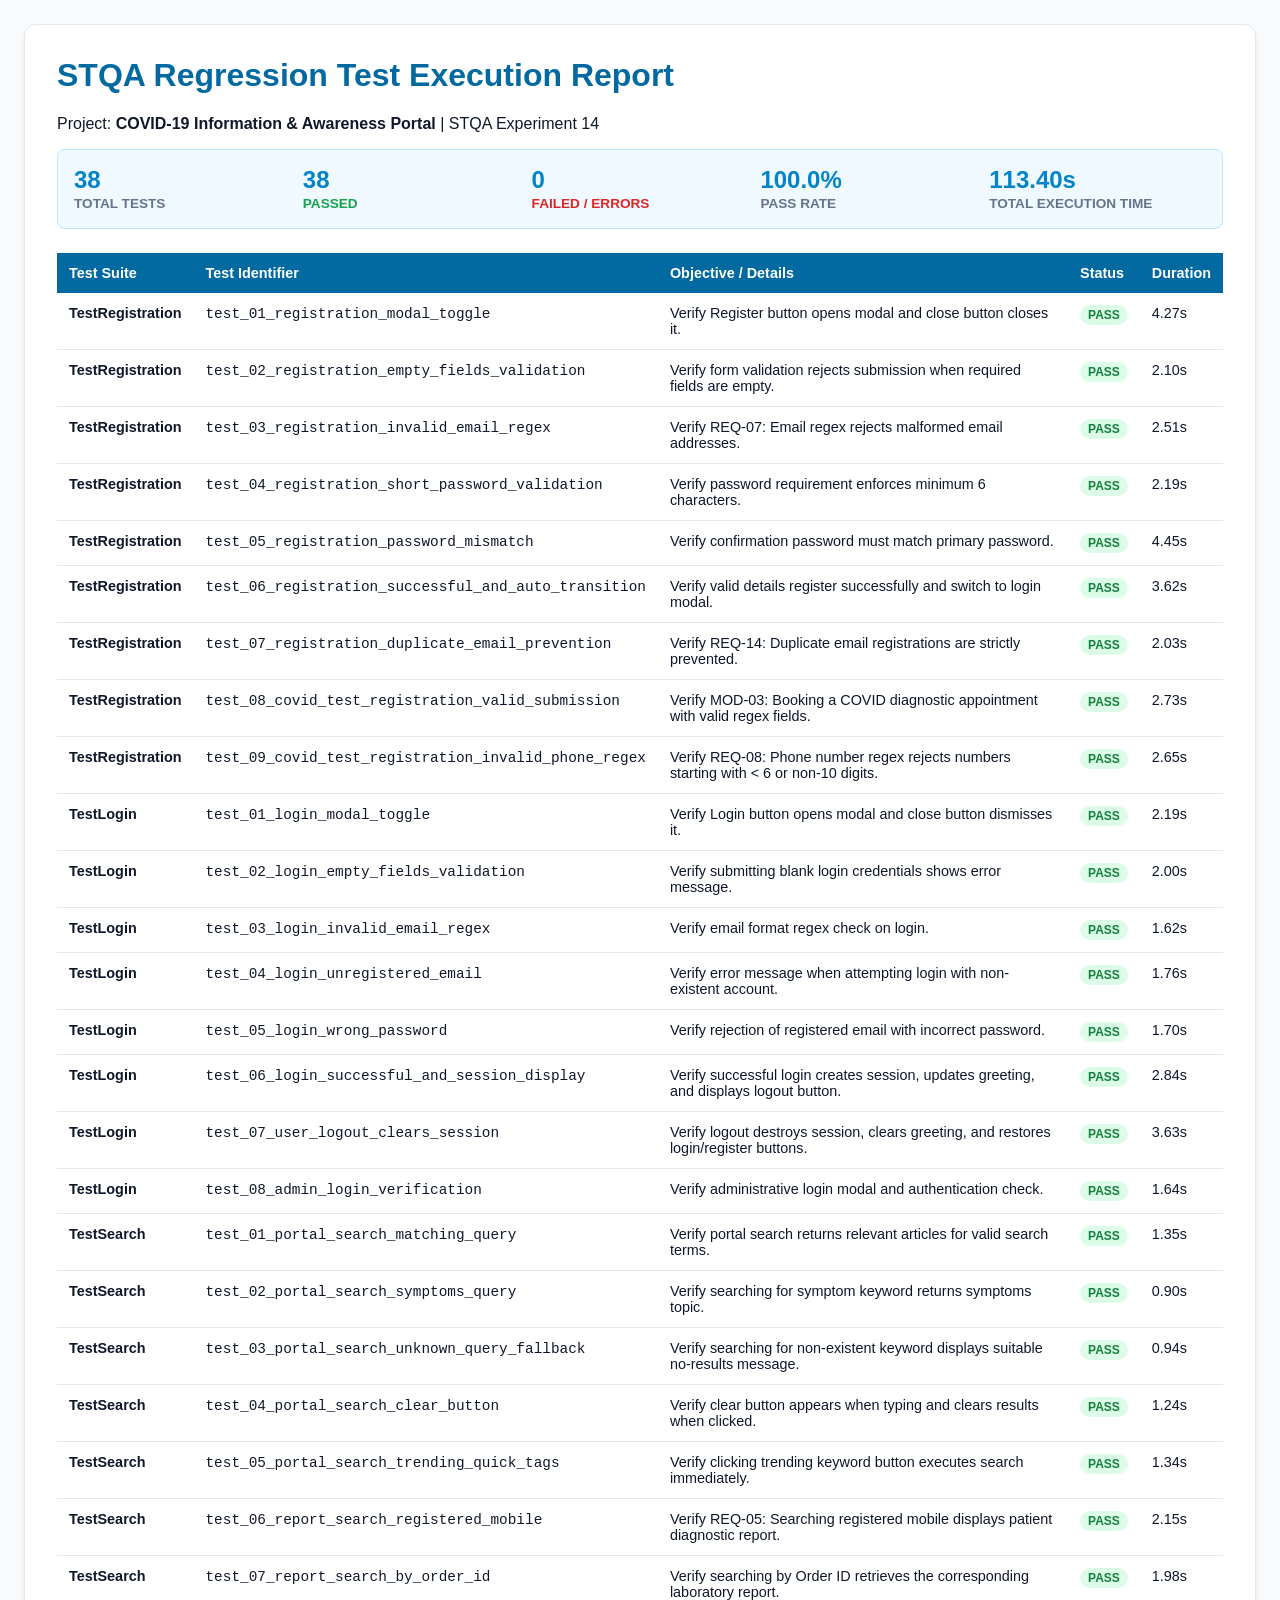
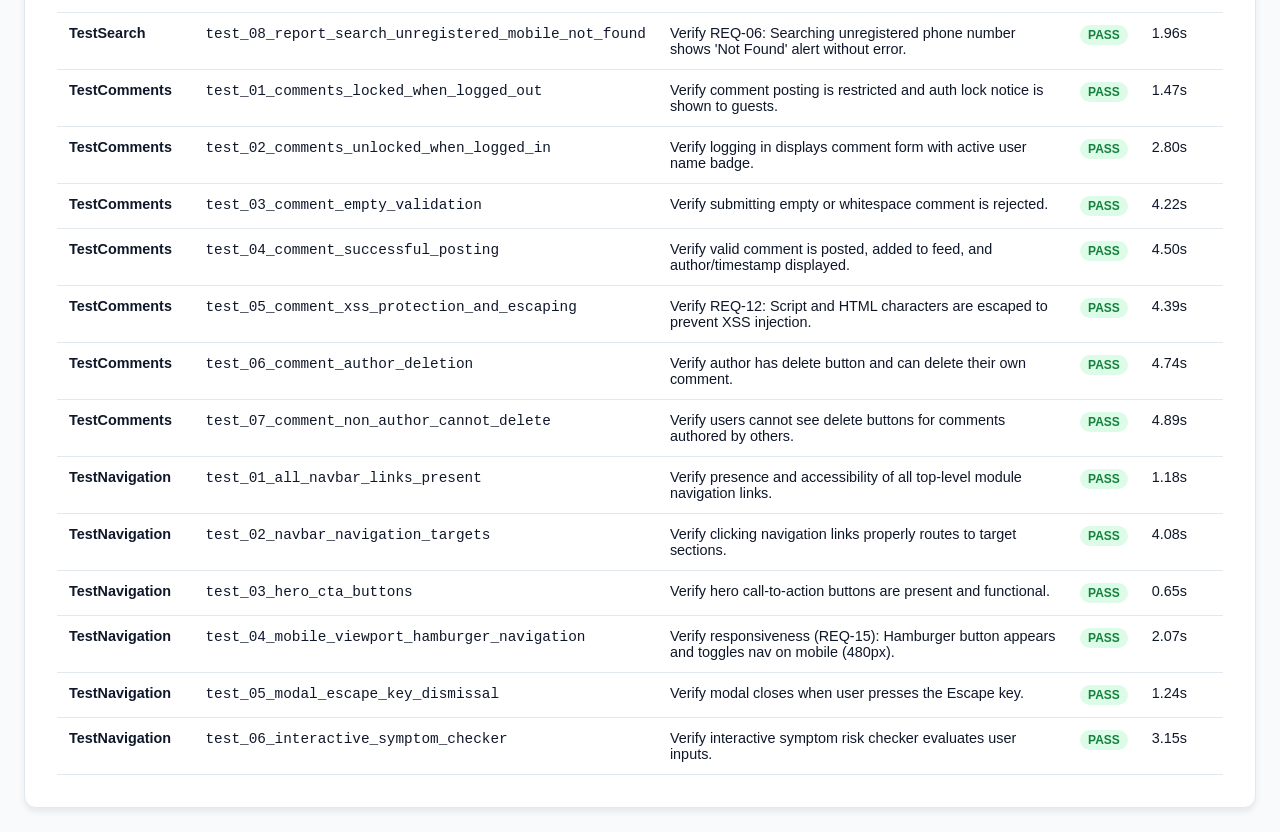
<file: tests/test_execution_report.html>
<!DOCTYPE html>
<html lang="en">
<head>
  <meta charset="UTF-8">
  <title>STQA Regression Test Report - Experiment 14</title>
  <style>
    body { font-family: -apple-system, Segoe UI, Roboto, Helvetica, Arial, sans-serif; background: #f8fafc; color: #0f172a; margin: 0; padding: 24px; }
    .container { max-width: 1200px; margin: 0 auto; background: #ffffff; border-radius: 12px; box-shadow: 0 4px 6px rgba(0,0,0,0.07); padding: 32px; border: 1px solid #e2e8f0; }
    h1 { color: #0369a1; margin-top: 0; }
    .meta-box { background: #f0f9ff; border: 1px solid #bae6fd; border-radius: 8px; padding: 16px; margin-bottom: 24px; display: grid; grid-template-columns: repeat(auto-fit, minmax(200px, 1fr)); gap: 12px; }
    .metric strong { font-size: 1.5rem; color: #0284c7; display: block; }
    .metric span { font-size: 0.85rem; color: #64748b; text-transform: uppercase; font-weight: 600; }
    table { width: 100%; border-collapse: collapse; margin-top: 20px; font-size: 0.9rem; }
    th { background: #0369a1; color: #ffffff; text-align: left; padding: 12px; }
    td { padding: 12px; border-bottom: 1px solid #e2e8f0; vertical-align: top; }
    tr:hover { background: #f1f5f9; }
    .badge { display: inline-block; padding: 3px 8px; border-radius: 9999px; font-size: 0.75rem; font-weight: 700; text-transform: uppercase; }
    .badge.pass { background: #dcfce7; color: #15803d; }
    .badge.fail { background: #fee2e2; color: #b91c1c; }
    .error-msg { background: #fff1f2; border: 1px solid #fca5a5; padding: 8px; border-radius: 6px; margin-top: 6px; font-size: 0.8rem; overflow-x: auto; }
  </style>
</head>
<body>
  <div class="container">
    <h1>STQA Regression Test Execution Report</h1>
    <p>Project: <strong>COVID-19 Information & Awareness Portal</strong> | STQA Experiment 14</p>
    <div class="meta-box">
      <div class="metric"><strong>38</strong><span>Total Tests</span></div>
      <div class="metric"><strong>38</strong><span style="color: #16a34a;">Passed</span></div>
      <div class="metric"><strong>0</strong><span style="color: #dc2626;">Failed / Errors</span></div>
      <div class="metric"><strong>100.0%</strong><span>Pass Rate</span></div>
      <div class="metric"><strong>113.40s</strong><span>Total Execution Time</span></div>
    </div>
    <table>
      <thead>
        <tr>
          <th>Test Suite</th>
          <th>Test Identifier</th>
          <th>Objective / Details</th>
          <th>Status</th>
          <th>Duration</th>
        </tr>
      </thead>
      <tbody>
        
        <tr>
          <td><strong>TestRegistration</strong></td>
          <td><code>test_01_registration_modal_toggle</code></td>
          <td>Verify Register button opens modal and close button closes it.</td>
          <td><span class="badge pass">PASS</span></td>
          <td>4.27s</td>
        </tr>
        
        <tr>
          <td><strong>TestRegistration</strong></td>
          <td><code>test_02_registration_empty_fields_validation</code></td>
          <td>Verify form validation rejects submission when required fields are empty.</td>
          <td><span class="badge pass">PASS</span></td>
          <td>2.10s</td>
        </tr>
        
        <tr>
          <td><strong>TestRegistration</strong></td>
          <td><code>test_03_registration_invalid_email_regex</code></td>
          <td>Verify REQ-07: Email regex rejects malformed email addresses.</td>
          <td><span class="badge pass">PASS</span></td>
          <td>2.51s</td>
        </tr>
        
        <tr>
          <td><strong>TestRegistration</strong></td>
          <td><code>test_04_registration_short_password_validation</code></td>
          <td>Verify password requirement enforces minimum 6 characters.</td>
          <td><span class="badge pass">PASS</span></td>
          <td>2.19s</td>
        </tr>
        
        <tr>
          <td><strong>TestRegistration</strong></td>
          <td><code>test_05_registration_password_mismatch</code></td>
          <td>Verify confirmation password must match primary password.</td>
          <td><span class="badge pass">PASS</span></td>
          <td>4.45s</td>
        </tr>
        
        <tr>
          <td><strong>TestRegistration</strong></td>
          <td><code>test_06_registration_successful_and_auto_transition</code></td>
          <td>Verify valid details register successfully and switch to login modal.</td>
          <td><span class="badge pass">PASS</span></td>
          <td>3.62s</td>
        </tr>
        
        <tr>
          <td><strong>TestRegistration</strong></td>
          <td><code>test_07_registration_duplicate_email_prevention</code></td>
          <td>Verify REQ-14: Duplicate email registrations are strictly prevented.</td>
          <td><span class="badge pass">PASS</span></td>
          <td>2.03s</td>
        </tr>
        
        <tr>
          <td><strong>TestRegistration</strong></td>
          <td><code>test_08_covid_test_registration_valid_submission</code></td>
          <td>Verify MOD-03: Booking a COVID diagnostic appointment with valid regex fields.</td>
          <td><span class="badge pass">PASS</span></td>
          <td>2.73s</td>
        </tr>
        
        <tr>
          <td><strong>TestRegistration</strong></td>
          <td><code>test_09_covid_test_registration_invalid_phone_regex</code></td>
          <td>Verify REQ-08: Phone number regex rejects numbers starting with < 6 or non-10 digits.</td>
          <td><span class="badge pass">PASS</span></td>
          <td>2.65s</td>
        </tr>
        
        <tr>
          <td><strong>TestLogin</strong></td>
          <td><code>test_01_login_modal_toggle</code></td>
          <td>Verify Login button opens modal and close button dismisses it.</td>
          <td><span class="badge pass">PASS</span></td>
          <td>2.19s</td>
        </tr>
        
        <tr>
          <td><strong>TestLogin</strong></td>
          <td><code>test_02_login_empty_fields_validation</code></td>
          <td>Verify submitting blank login credentials shows error message.</td>
          <td><span class="badge pass">PASS</span></td>
          <td>2.00s</td>
        </tr>
        
        <tr>
          <td><strong>TestLogin</strong></td>
          <td><code>test_03_login_invalid_email_regex</code></td>
          <td>Verify email format regex check on login.</td>
          <td><span class="badge pass">PASS</span></td>
          <td>1.62s</td>
        </tr>
        
        <tr>
          <td><strong>TestLogin</strong></td>
          <td><code>test_04_login_unregistered_email</code></td>
          <td>Verify error message when attempting login with non-existent account.</td>
          <td><span class="badge pass">PASS</span></td>
          <td>1.76s</td>
        </tr>
        
        <tr>
          <td><strong>TestLogin</strong></td>
          <td><code>test_05_login_wrong_password</code></td>
          <td>Verify rejection of registered email with incorrect password.</td>
          <td><span class="badge pass">PASS</span></td>
          <td>1.70s</td>
        </tr>
        
        <tr>
          <td><strong>TestLogin</strong></td>
          <td><code>test_06_login_successful_and_session_display</code></td>
          <td>Verify successful login creates session, updates greeting, and displays logout button.</td>
          <td><span class="badge pass">PASS</span></td>
          <td>2.84s</td>
        </tr>
        
        <tr>
          <td><strong>TestLogin</strong></td>
          <td><code>test_07_user_logout_clears_session</code></td>
          <td>Verify logout destroys session, clears greeting, and restores login/register buttons.</td>
          <td><span class="badge pass">PASS</span></td>
          <td>3.63s</td>
        </tr>
        
        <tr>
          <td><strong>TestLogin</strong></td>
          <td><code>test_08_admin_login_verification</code></td>
          <td>Verify administrative login modal and authentication check.</td>
          <td><span class="badge pass">PASS</span></td>
          <td>1.64s</td>
        </tr>
        
        <tr>
          <td><strong>TestSearch</strong></td>
          <td><code>test_01_portal_search_matching_query</code></td>
          <td>Verify portal search returns relevant articles for valid search terms.</td>
          <td><span class="badge pass">PASS</span></td>
          <td>1.35s</td>
        </tr>
        
        <tr>
          <td><strong>TestSearch</strong></td>
          <td><code>test_02_portal_search_symptoms_query</code></td>
          <td>Verify searching for symptom keyword returns symptoms topic.</td>
          <td><span class="badge pass">PASS</span></td>
          <td>0.90s</td>
        </tr>
        
        <tr>
          <td><strong>TestSearch</strong></td>
          <td><code>test_03_portal_search_unknown_query_fallback</code></td>
          <td>Verify searching for non-existent keyword displays suitable no-results message.</td>
          <td><span class="badge pass">PASS</span></td>
          <td>0.94s</td>
        </tr>
        
        <tr>
          <td><strong>TestSearch</strong></td>
          <td><code>test_04_portal_search_clear_button</code></td>
          <td>Verify clear button appears when typing and clears results when clicked.</td>
          <td><span class="badge pass">PASS</span></td>
          <td>1.24s</td>
        </tr>
        
        <tr>
          <td><strong>TestSearch</strong></td>
          <td><code>test_05_portal_search_trending_quick_tags</code></td>
          <td>Verify clicking trending keyword button executes search immediately.</td>
          <td><span class="badge pass">PASS</span></td>
          <td>1.34s</td>
        </tr>
        
        <tr>
          <td><strong>TestSearch</strong></td>
          <td><code>test_06_report_search_registered_mobile</code></td>
          <td>Verify REQ-05: Searching registered mobile displays patient diagnostic report.</td>
          <td><span class="badge pass">PASS</span></td>
          <td>2.15s</td>
        </tr>
        
        <tr>
          <td><strong>TestSearch</strong></td>
          <td><code>test_07_report_search_by_order_id</code></td>
          <td>Verify searching by Order ID retrieves the corresponding laboratory report.</td>
          <td><span class="badge pass">PASS</span></td>
          <td>1.98s</td>
        </tr>
        
        <tr>
          <td><strong>TestSearch</strong></td>
          <td><code>test_08_report_search_unregistered_mobile_not_found</code></td>
          <td>Verify REQ-06: Searching unregistered phone number shows 'Not Found' alert without error.</td>
          <td><span class="badge pass">PASS</span></td>
          <td>1.96s</td>
        </tr>
        
        <tr>
          <td><strong>TestComments</strong></td>
          <td><code>test_01_comments_locked_when_logged_out</code></td>
          <td>Verify comment posting is restricted and auth lock notice is shown to guests.</td>
          <td><span class="badge pass">PASS</span></td>
          <td>1.47s</td>
        </tr>
        
        <tr>
          <td><strong>TestComments</strong></td>
          <td><code>test_02_comments_unlocked_when_logged_in</code></td>
          <td>Verify logging in displays comment form with active user name badge.</td>
          <td><span class="badge pass">PASS</span></td>
          <td>2.80s</td>
        </tr>
        
        <tr>
          <td><strong>TestComments</strong></td>
          <td><code>test_03_comment_empty_validation</code></td>
          <td>Verify submitting empty or whitespace comment is rejected.</td>
          <td><span class="badge pass">PASS</span></td>
          <td>4.22s</td>
        </tr>
        
        <tr>
          <td><strong>TestComments</strong></td>
          <td><code>test_04_comment_successful_posting</code></td>
          <td>Verify valid comment is posted, added to feed, and author/timestamp displayed.</td>
          <td><span class="badge pass">PASS</span></td>
          <td>4.50s</td>
        </tr>
        
        <tr>
          <td><strong>TestComments</strong></td>
          <td><code>test_05_comment_xss_protection_and_escaping</code></td>
          <td>Verify REQ-12: Script and HTML characters are escaped to prevent XSS injection.</td>
          <td><span class="badge pass">PASS</span></td>
          <td>4.39s</td>
        </tr>
        
        <tr>
          <td><strong>TestComments</strong></td>
          <td><code>test_06_comment_author_deletion</code></td>
          <td>Verify author has delete button and can delete their own comment.</td>
          <td><span class="badge pass">PASS</span></td>
          <td>4.74s</td>
        </tr>
        
        <tr>
          <td><strong>TestComments</strong></td>
          <td><code>test_07_comment_non_author_cannot_delete</code></td>
          <td>Verify users cannot see delete buttons for comments authored by others.</td>
          <td><span class="badge pass">PASS</span></td>
          <td>4.89s</td>
        </tr>
        
        <tr>
          <td><strong>TestNavigation</strong></td>
          <td><code>test_01_all_navbar_links_present</code></td>
          <td>Verify presence and accessibility of all top-level module navigation links.</td>
          <td><span class="badge pass">PASS</span></td>
          <td>1.18s</td>
        </tr>
        
        <tr>
          <td><strong>TestNavigation</strong></td>
          <td><code>test_02_navbar_navigation_targets</code></td>
          <td>Verify clicking navigation links properly routes to target sections.</td>
          <td><span class="badge pass">PASS</span></td>
          <td>4.08s</td>
        </tr>
        
        <tr>
          <td><strong>TestNavigation</strong></td>
          <td><code>test_03_hero_cta_buttons</code></td>
          <td>Verify hero call-to-action buttons are present and functional.</td>
          <td><span class="badge pass">PASS</span></td>
          <td>0.65s</td>
        </tr>
        
        <tr>
          <td><strong>TestNavigation</strong></td>
          <td><code>test_04_mobile_viewport_hamburger_navigation</code></td>
          <td>Verify responsiveness (REQ-15): Hamburger button appears and toggles nav on mobile (480px).</td>
          <td><span class="badge pass">PASS</span></td>
          <td>2.07s</td>
        </tr>
        
        <tr>
          <td><strong>TestNavigation</strong></td>
          <td><code>test_05_modal_escape_key_dismissal</code></td>
          <td>Verify modal closes when user presses the Escape key.</td>
          <td><span class="badge pass">PASS</span></td>
          <td>1.24s</td>
        </tr>
        
        <tr>
          <td><strong>TestNavigation</strong></td>
          <td><code>test_06_interactive_symptom_checker</code></td>
          <td>Verify interactive symptom risk checker evaluates user inputs.</td>
          <td><span class="badge pass">PASS</span></td>
          <td>3.15s</td>
        </tr>
        
      </tbody>
    </table>
  </div>
</body>
</html>
</file>
